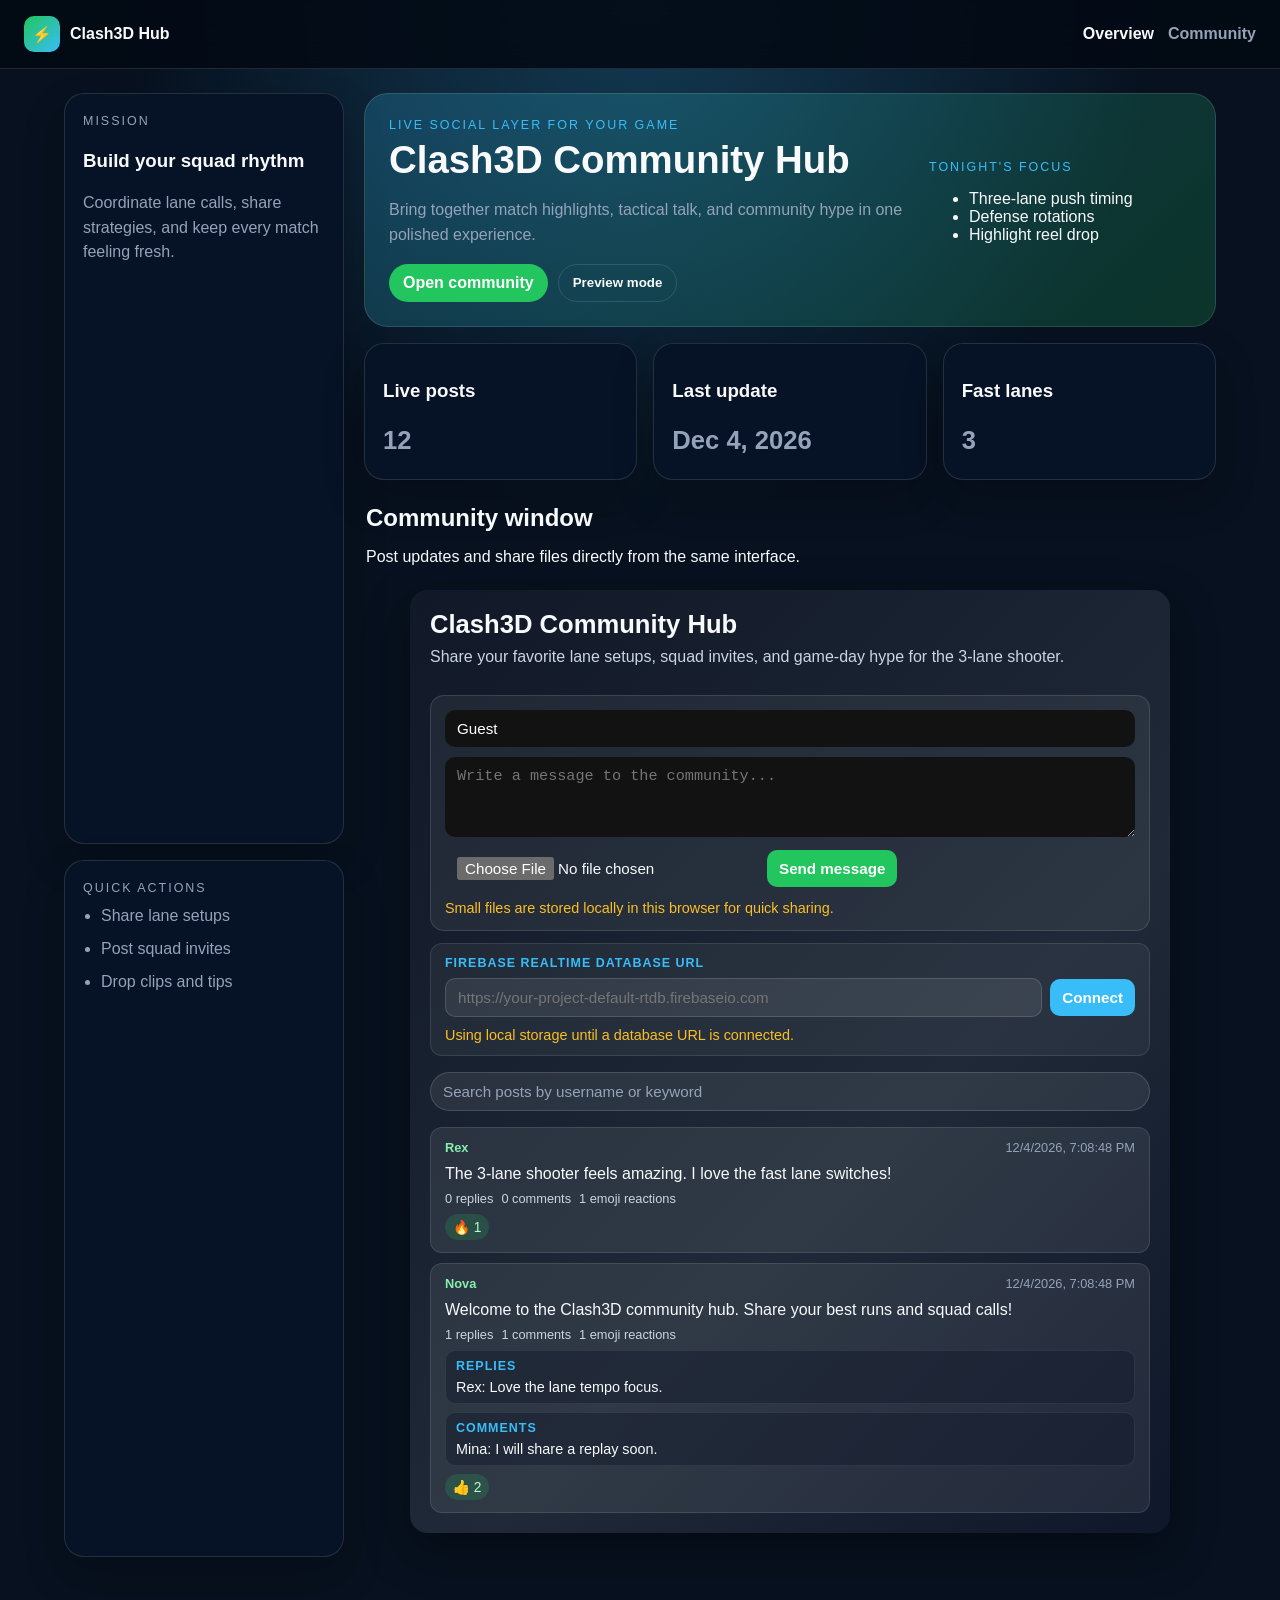
<file: index.html>
<!DOCTYPE html>
<html lang="en">
  <head>
    <meta charset="UTF-8" />
    <meta name="viewport" content="width=device-width, initial-scale=1.0" />
    <title>Clash3D Hub</title>
    <link rel="stylesheet" href="styles.css" />
  </head>
  <body class="page home-page">
    <header class="topbar">
      <a class="brand" href="index.html">
        <span class="brand-mark">⚡</span>
        <span>Clash3D Hub</span>
      </a>
      <nav class="topnav" aria-label="Primary navigation">
        <a class="active" href="index.html">Overview</a>
        <a href="dashboard.html">Community</a>
      </nav>
      <button class="menu-toggle" type="button" aria-label="Toggle navigation">☰</button>
    </header>

    <main class="app-shell">
      <aside class="sidebar">
        <section class="panel">
          <p class="eyebrow">Mission</p>
          <h3>Build your squad rhythm</h3>
          <p>Coordinate lane calls, share strategies, and keep every match feeling fresh.</p>
        </section>
        <section class="panel">
          <p class="eyebrow">Quick actions</p>
          <ul class="stack-list">
            <li>Share lane setups</li>
            <li>Post squad invites</li>
            <li>Drop clips and tips</li>
          </ul>
        </section>
      </aside>

      <section class="content">
        <section class="hero">
          <div>
            <p class="eyebrow">Live social layer for your game</p>
            <h1>Clash3D Community Hub</h1>
            <p class="hero-copy">
              Bring together match highlights, tactical talk, and community hype in one polished experience.
            </p>
            <div class="hero-actions">
              <a class="button" href="dashboard.html">Open community</a>
              <button class="button button-secondary" id="demo-btn" type="button">Preview mode</button>
            </div>
          </div>
          <div class="hero-card">
            <p class="eyebrow">Tonight's focus</p>
            <ul>
              <li>Three-lane push timing</li>
              <li>Defense rotations</li>
              <li>Highlight reel drop</li>
            </ul>
          </div>
        </section>

        <section class="cards">
          <article class="panel stat-card">
            <h3>Live posts</h3>
            <p class="stat-value" id="live-posts">0</p>
          </article>
          <article class="panel stat-card">
            <h3>Last update</h3>
            <p class="stat-value" id="current-date">—</p>
          </article>
          <article class="panel stat-card">
            <h3>Fast lanes</h3>
            <p class="stat-value">3</p>
          </article>
        </section>

        <section class="community-section">
          <div class="section-heading">
            <h2>Community window</h2>
            <p>Post updates and share files directly from the same interface.</p>
          </div>
          <div data-community-root></div>
        </section>
      </section>
    </main>

    <script src="Clash3dProjApp.js"></script>
    <script src="app.js"></script>
  </body>
</html>
</file>
<file: styles.css>
:root {
  color-scheme: dark;
  --bg: #07111f;
  --panel: rgba(7, 19, 38, 0.92);
  --panel-strong: rgba(17, 33, 60, 0.95);
  --border: rgba(255, 255, 255, 0.12);
  --text: #f8fafc;
  --muted: #94a3b8;
  --accent: #22c55e;
  --accent-2: #38bdf8;
}

* {
  box-sizing: border-box;
}

body {
  margin: 0;
  min-height: 100vh;
  font-family: Inter, Arial, sans-serif;
  background: radial-gradient(circle at top, rgba(56, 189, 248, 0.24), transparent 30%), var(--bg);
  color: var(--text);
}

body.demo-mode {
  box-shadow: inset 0 0 0 2px rgba(34, 197, 94, 0.45);
}

.topbar {
  display: flex;
  justify-content: space-between;
  align-items: center;
  padding: 16px 24px;
  background: rgba(3, 10, 20, 0.88);
  border-bottom: 1px solid var(--border);
  backdrop-filter: blur(14px);
  position: sticky;
  top: 0;
  z-index: 5;
}

.brand {
  display: inline-flex;
  gap: 10px;
  align-items: center;
  font-weight: 700;
  color: var(--text);
  text-decoration: none;
}

.brand-mark {
  display: inline-grid;
  place-items: center;
  width: 36px;
  height: 36px;
  border-radius: 10px;
  background: linear-gradient(135deg, var(--accent), var(--accent-2));
}

.topnav {
  display: flex;
  gap: 14px;
}

.topnav a {
  color: var(--muted);
  text-decoration: none;
  font-weight: 600;
}

.topnav a.active,
.topnav a:hover {
  color: var(--text);
}

.menu-toggle {
  display: none;
  background: transparent;
  border: 1px solid var(--border);
  color: var(--text);
  padding: 8px 10px;
  border-radius: 10px;
}

.app-shell,
.dashboard-layout {
  display: grid;
  gap: 20px;
  max-width: 1200px;
  margin: 24px auto;
  padding: 0 24px 24px;
}

.app-shell {
  grid-template-columns: 280px 1fr;
}

.dashboard-layout {
  grid-template-columns: minmax(220px, 320px) 1fr;
}

.sidebar,
.content,
.dashboard-card {
  display: grid;
  gap: 16px;
}

.panel {
  background: var(--panel);
  border: 1px solid var(--border);
  border-radius: 20px;
  padding: 18px;
  box-shadow: 0 18px 40px rgba(0, 0, 0, 0.24);
}

.hero {
  display: grid;
  gap: 16px;
  grid-template-columns: 1.8fr 0.9fr;
  align-items: center;
  padding: 24px;
  border-radius: 24px;
  background: linear-gradient(135deg, rgba(56, 189, 248, 0.21), rgba(34, 197, 94, 0.2));
  border: 1px solid var(--border);
}

.hero h1 {
  font-size: clamp(1.8rem, 3vw, 2.6rem);
  margin: 0 0 10px;
}

.hero-copy,
.muted,
.panel p,
.panel li {
  color: var(--muted);
  line-height: 1.55;
}

.eyebrow {
  text-transform: uppercase;
  letter-spacing: 0.16em;
  font-size: 0.78rem;
  color: var(--accent-2);
  margin: 0 0 6px;
}

.hero-actions {
  display: flex;
  gap: 10px;
  flex-wrap: wrap;
  margin-top: 14px;
}

.button {
  display: inline-flex;
  align-items: center;
  justify-content: center;
  gap: 8px;
  text-decoration: none;
  background: var(--accent);
  color: white;
  padding: 10px 14px;
  border-radius: 999px;
  border: none;
  font-weight: 700;
  cursor: pointer;
}

.button-secondary {
  background: transparent;
  border: 1px solid var(--border);
  color: var(--text);
}

.cards {
  display: grid;
  grid-template-columns: repeat(3, minmax(0, 1fr));
  gap: 16px;
}

.stat-card .stat-value {
  font-size: 1.6rem;
  font-weight: 700;
  margin: 0;
}

.stack-list {
  margin: 0;
  padding-left: 18px;
  display: grid;
  gap: 8px;
}

.community-section {
  padding: 8px 2px 0;
}

.section-heading {
  margin-bottom: 12px;
}

.section-heading h2 {
  margin: 0 0 4px;
}

@media (max-width: 900px) {
  .app-shell,
  .dashboard-layout,
  .hero,
  .cards {
    grid-template-columns: 1fr;
  }
}

@media (max-width: 640px) {
  .topbar {
    padding: 14px 16px;
  }

  .topnav {
    display: none;
  }

  .menu-toggle {
    display: inline-flex;
  }

  body.nav-open .topnav {
    display: flex;
    position: absolute;
    top: 62px;
    left: 16px;
    right: 16px;
    flex-direction: column;
    background: var(--panel-strong);
    padding: 14px;
    border: 1px solid var(--border);
    border-radius: 14px;
  }
}
</file>
